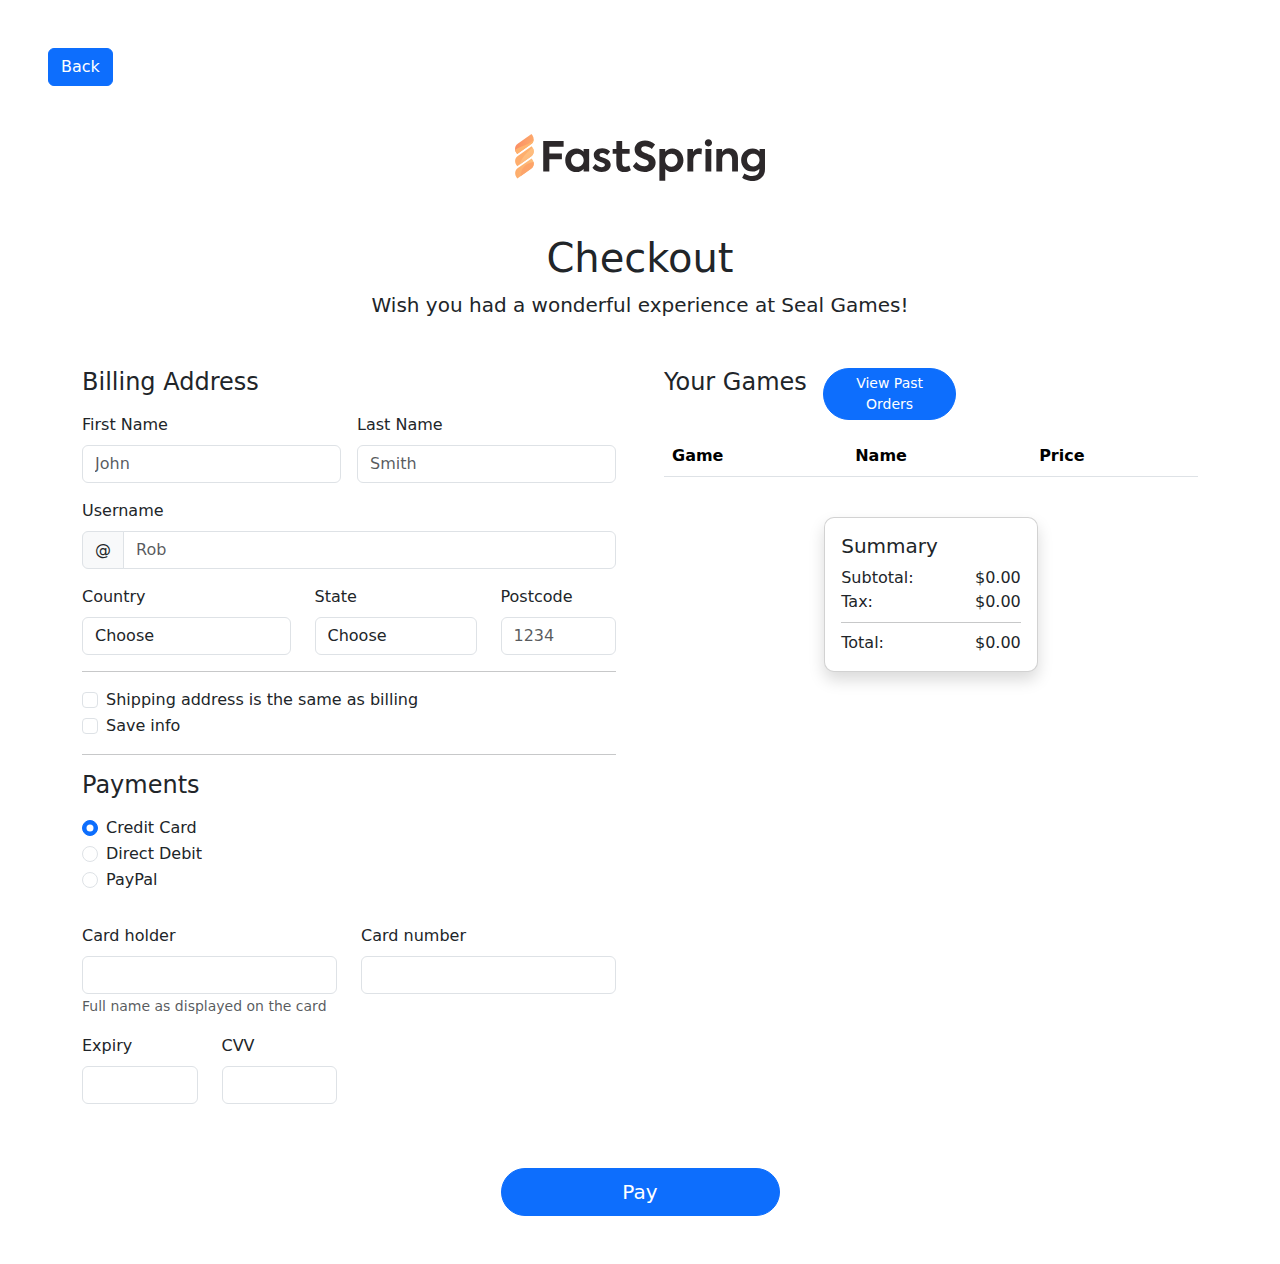
<file: Checkout_page/index.html>
<!DOCTYPE html>
<html lang="en">
<head>
    <meta charset="UTF-8">
    <meta name="viewport" content="width=device-width, initial-scale=1">
    <link rel="stylesheet" href="https://cdn.jsdelivr.net/npm/bootstrap@5.0.0/dist/css/bootstrap.min.css">
    <title>Checkout</title>

    <style>
         a, a:hover, a:focus, a:active {
            text-decoration: none;
            color: inherit;
        }
    </style>
</head>
<body>
<div class="m-5">
    <a href="../Cart_page/cart.html">
        <button class="btn btn-primary btn-block">
            Back
        </button>
    </a>
    </div>

<div class="container">
    <div class="text-center">
        <div class="mx-auto" style="height: 100px; width: 250px;">
            <svg version="1.1" id="Layer_1" xmlns="http://www.w3.org/2000/svg" x="0" y="0" viewBox="0 0 2428.8 457.4" style="enable-background:new 0 0 2428.8 457.4" xml:space="preserve"><style>.st0{fill:#2c282a}</style><g id="Layer_2_00000001626860189520780590000017370657891535552682_"><g id="Layer_1-2"><path class="st0" d="M274.2 67.5h198.2v56.3H333.7v66.7h121.8v55.9H333.7v118.2h-59.5V67.5zM720.5 145.5v219.1h-53.9v-25.3c-16.1 17.3-39 30.5-70 30.5-63.5 0-108.5-50.7-108.5-115.8 0-65.9 46.2-114.2 108.5-114.2 31 0 53.5 13.7 70 31.8v-26.1h53.9zm-53.1 109.3c0-34.2-25.3-63.1-61.5-63.1-36.6 0-61.1 28.9-61.1 63.1 0 35 24.9 63.5 61.1 63.5s61.5-28.9 61.5-63.5zM752 328l30.2-35.8c15.7 18.9 38.6 30.5 60.7 30.5 17.3 0 30.2-8.8 30.2-21.3 0-8-5.2-14.1-15.7-18.9-12.1-5.6-41-14.9-54.3-21.7-24.9-12.1-37.8-31.4-37.8-56.7 0-38.2 32.2-65.9 82-65.9 28.1 0 55.5 9.2 76.8 31.4L896 206.2c-16.5-15.7-35.4-21.7-50.2-21.7-15.7 0-24.9 8.4-24.9 18.5 0 7.6 4.8 15.3 19.3 20.1 13.7 5.2 35.4 12.5 52.7 21.3 24.5 12.9 37 29.7 37 55.5 0 39.8-33.8 70.4-87.2 70.4-35.2-.1-68.6-14.2-90.7-42.3zM1125.7 351.7c-17.3 11.6-42.2 18.1-64.7 18.1-50.2 0-76.4-29.8-76.4-86.4v-90.5h-35.8v-47.4H985V67.9h56.3v77.6h72.4v47.4h-72.4v86.8c0 25.3 9.7 38.6 31 38.6 14.1 0 25.7-5.2 36.6-11.2l16.8 44.6zM1144.6 313.9l34.2-41.4c19.7 26.9 48.6 41.4 78.8 41.4 24.9 0 42.6-13.3 42.6-31.8 0-14.9-11.7-23.7-26.9-30.9-18.9-8.9-43.4-16.1-64.3-27.7-26.1-14.9-47-37-47-74 0-49 41-86.8 101.3-86.8 34.6 0 69.9 12.1 97.7 40.2l-31.8 43.4c-17.7-18.5-44.6-27.7-65.1-27.7-23.7 0-38.2 11.7-38.2 28.5 0 14.9 12.1 23.3 24.1 29.4 15.7 7.2 45.4 18.5 65.5 28.5 28.9 14.1 50.7 36.2 50.7 74 0 52.7-43.8 90.4-108.9 90.4-45.6 0-87.4-18.9-112.7-55.5zM1636.6 254.8c0 63.5-45 115-108.1 115-30.6 0-52.7-13.3-68.7-30.5v115.3H1403V145.5h56.3v26.9c16.1-18.5 38.6-32.6 69.5-32.6 62.8 0 107.8 51.5 107.8 115zm-57.1.4c0-34.6-24.1-62.7-60.7-62.7-36.2 0-60.3 28.1-60.3 62.7s24.1 62.7 60.3 62.7c36.6 0 60.7-28.1 60.7-62.7zM1675.3 145.5h54.3v29.3c13.7-24.1 34.6-35.4 60.3-35.4 9.1.1 18 1.7 26.5 4.8l-4.8 54.3c-8.4-2.8-17.2-4.3-26.1-4.4-29.8 0-53.5 18.5-53.5 66.3v104.1h-56.7v-219zM1844.2 86c0-19.7 15.3-34.6 35-34.6s35 14.9 35 34.6c0 20.1-15.3 35-35 35s-35-14.9-35-35zm6.4 278.6V145.5h56.7v219.1h-56.7zM1956.4 145.5h55.5V176c11.2-20.5 36.2-36.6 68.7-36.6 44.2 0 85.6 29.4 85.6 91.3v133.9h-56.7V246c0-35.4-18.9-54.3-46.2-54.3-29.8 0-50.2 22.5-50.2 55.5v117.3h-56.7v-219zM2428.8 145.5v197.4c0 71.1-51.1 114.6-121.4 114.6-38.6 0-74.8-13.3-100.5-31.8L2229 383c19.7 13.3 47.4 25.7 76.8 25.7 44.6 0 68.3-26.5 68.3-60.7v-11.2c-15.3 16.9-37 28.1-67.5 28.1-64.7 0-109.4-47.8-109.4-112.1 0-66.3 49.4-113 111.8-113 29.8 0 51.9 12.5 67.5 29.8v-24.1h52.3zm-53.1 107.7c0-35.4-25.7-61.5-60.7-61.5s-60.7 26.1-60.7 61.5c0 35.8 25.7 62.3 60.7 62.3s60.7-26.9 60.7-62.3z"/><linearGradient id="SVGID_1_" gradientUnits="userSpaceOnUse" x1="-.003" y1="362.798" x2="181.536" y2="362.798" gradientTransform="matrix(1 0 0 -1 .006 460.002)"><stop offset="0" style="stop-color:#fb8d63"/><stop offset="1" style="stop-color:#fda96c"/></linearGradient><path d="M26.4 93.8 160.2 0l10.1 14.4c19.6 28 12.8 66.5-15.1 86.1L21.3 194.4 11.2 180c-19.6-28-12.8-66.5 15.2-86.2z" style="fill:url(#SVGID_1_)"/><linearGradient id="SVGID_00000176011520467016574360000004457828348418377643_" gradientUnits="userSpaceOnUse" x1=".737" y1="243.988" x2="182.268" y2="243.988" gradientTransform="matrix(1 0 0 -1 0 460.008)"><stop offset="0" style="stop-color:#fead6d"/><stop offset=".37" style="stop-color:#fead6d"/><stop offset="1" style="stop-color:#feb26d"/></linearGradient><path style="fill:url(#SVGID_00000176011520467016574360000004457828348418377643_)" d="M27.1 212.7 161 118.8l10.1 14.4c19.6 28 12.8 66.5-15.1 86.1L22 313.2l-10.1-14.4c-19.6-28-12.8-66.5 15.2-86.1z"/><linearGradient id="SVGID_00000151536299825687102340000018281564203430283170_" gradientUnits="userSpaceOnUse" x1="1.469" y1="125.178" x2="183.008" y2="125.178" gradientTransform="matrix(1 0 0 -1 .004 460.004)"><stop offset=".04" style="stop-color:#fdac6b"/><stop offset=".95" style="stop-color:#fdbd7c"/></linearGradient><path style="fill:url(#SVGID_00000151536299825687102340000018281564203430283170_)" d="m27.8 331.5 133.9-93.8 10.1 14.4c19.6 28 12.8 66.5-15.1 86.1L22.8 432l-10.1-14.4c-19.6-27.9-12.9-66.5 15.1-86.1z"/><linearGradient id="SVGID_00000105408555919609947320000013564706844981616314_" gradientUnits="userSpaceOnUse" x1="127.108" y1="210.072" x2="86.314" y2="280.74" gradientTransform="matrix(1 0 0 -1 0 460)"><stop offset=".15" style="stop-color:#feba7d"/><stop offset=".76" style="stop-color:#febe7f"/></linearGradient><path style="fill:url(#SVGID_00000105408555919609947320000013564706844981616314_)" d="M92.8 210c-20.7 26.8-37.3 56.6-49.4 88.2l112.5-78.9c28-19.6 34.8-58.2 15.1-86.2l-1.4-2.1c-27.5 24.8-54.3 50-76.8 79z"/><linearGradient id="SVGID_00000004534206286991547390000000015960781073832069_" gradientUnits="userSpaceOnUse" x1="40.109" y1="306.302" x2="161.669" y2="387.882" gradientTransform="matrix(1 0 0 -1 0 460)"><stop offset="0" style="stop-color:#feb16e"/><stop offset="1" style="stop-color:#ffb76e"/></linearGradient><path style="fill:url(#SVGID_00000004534206286991547390000000015960781073832069_)" d="M152 83c-37.8 26.2-84.3 35.7-125.9 55.3-8.8 4.2-17.4 8.8-25.6 13.9 1.2 10 4.9 19.6 10.7 27.8l10.1 14.4 133.9-93.8c15.4-10.8 25.1-28 26.2-46.8-8 11.4-18 21.3-29.4 29.2z"/><linearGradient id="SVGID_00000090274541484029448500000015301538914514857661_" gradientUnits="userSpaceOnUse" x1="46.301" y1="56.419" x2="179.656" y2="189.774" gradientTransform="matrix(1 0 0 -1 0 460)"><stop offset=".04" style="stop-color:#fca56c"/><stop offset=".95" style="stop-color:#fea368"/></linearGradient><path style="fill:url(#SVGID_00000090274541484029448500000015301538914514857661_)" d="M180.9 271.5c-30.9 5.3-61.5 15.4-84.6 36.1-28.7 25.7-41.8 64.6-43 103.1l103.3-72.4c21.4-15.1 31-41.7 24.3-66.8z"/></g></g></svg>
        </div>
        <h1>Checkout</h1>
        <p class="lead">Wish you had a wonderful experience at Seal Games!</p>
    </div>
</div>

<div class="container my-5">
    <form novalidate>
        <div class="row g-5">
            <div class="col-md-6">
                <h4 class="mb-3">Billing Address</h4>
                <div class="row g-3">
                    <div class="col-sm-6">
                        <label for="firstname" class="form-label">First Name</label>
                        <input required id="firstname" type="text" class="form-control" placeholder="John">
                        <div class="invalid-feedback">Valid first name is required</div>
                    </div>
                    <div class="col-sm-6">
                        <label for="lastname" class="form-label">Last Name</label>
                        <input required id="lastname" type="text" class="form-control" placeholder="Smith">
                        <div class="invalid-feedback">Valid last name is required</div>
                    </div>
                </div>
                <!-- More form fields... -->
                <div class="col-12 my-3">
                    <label for="username" class="form-label">Username</label>
                    <div class="input-group">
                        <span class="input-group-text">@</span>
                        <input required id="username" type="text" class="form-control" placeholder="Rob">
                    </div>
                    <div class="invalid-feedback">
                        Valid username is required
                    </div>
                </div>
                <div class="row">
                    <div class="col-md-5">
                        <label for="country" class="form-label">Country</label>
                        <select id="country" class="form-control">
                            <option value="Choose">Choose</option>
                            <option value="Austrialia">Austrialia</option>
                            <option value="China">China</option>
                        </select>
                        <div class="invalid-feedback">
                            Valid country is required
                        </div>
                    </div>
                    <div class="col-md-4">
                        <label for="state" class="form-label">State</label>
                        <select id="state" class="form-control">
                            <option value="Choose">Choose</option>
                            <option value="Austrialia">Wisconsin</option>
                            <option value="China">California</option>
                        </select>
                        <div class="invalid-feedback">
                            Valid state is required
                        </div>
                    </div>
                    <div class="col-md-3">
                        <label for="postcode" class="form-label">Postcode</label>
                        <input required id="postcode" type="number" class="form-control" placeholder="1234">
                        <div class="invalid-feedback">
                            Valid postcode is required
                        </div>
                    </div>
                </div>
                <hr className="my-4" />
                <div class="col-12">
                    <div class="form-check">
                        <input id="same-address" class="form-check-input" type="checkbox">
                        <label class="form-check-label" for="same-address">Shipping address is the same as billing</label>
                    </div>
                    <div class="form-check">
                        <input id="save-info" class="form-check-input" type="checkbox">
                        <label class="form-check-label" for="save-info">Save info</label>
                    </div>
                </div>
                <hr className="my-4" />
                <h4 class="mb-3">Payments</h4>
                <div class="form-check">
                    <input required checked name="payment-method" id="credit-card" type="radio" class="form-check-input">
                    <label class="form-check-label" for="credit-card">Credit Card</label>
                </div>
                <div class="form-check">
                    <input required name="payment-method" id="direct-debit" type="radio" class="form-check-input">
                    <label class="form-check-label" for="direct-debit">Direct Debit</label>
                </div>
                <div class="form-check">
                    <input required name="payment-method" id="paypal" type="radio" class="form-check-input">
                    <label class="form-check-label" for="paypal">PayPal</label>
                </div>
                <div class="row my-3 gy-3">
                    <div class="col-md-6">
                        <label class="form-label" for="fullname">Card holder</label>
                        <input required id="fullname" type="text" class="form-control">
                        <small class="text-muted">Full name as displayed on the card</small>
                        <div class="invalid-feedback">
                            Card holder is required
                        </div>
                    </div>
                    <div class="col-md-6">
                        <label class="form-label" for="credit-card-number">Card number</label>
                        <input required id="credit-card-number" type="text" class="form-control">
                        <div class="invalid-feedback">
                            Card number is required
                        </div>
                    </div>
                    <div class="col-md-3">
                        <label class="form-label" for="credit-card-expiry">Expiry</label>
                        <input required id="credit-card-expiry" type="text" class="form-control">
                        <div class="invalid-feedback">
                            Expiry is required
                        </div>
                    </div>
                    <div class="col-md-3">
                        <label class="form-label" for="cvv">CVV</label>
                        <input required id="cvv" type="text" class="form-control">
                        <div class="invalid-feedback">
                            CVV is required
                        </div>
                    </div>
                </div>                
            </div>
            <div class="col-md-6">
                <div class="d-flex justify-content-start">
                    <h4 class="mb-3">Your Games</h4>
                    <button class="btn btn-primary btn-sm w-25 mb-3 mx-3" style="border-radius: 50px;">
                        <a href="../Orders_page/index.html">
                            View Past Orders
                        </a>
                    </button>
                </div>
                <div class="d-flex justify-content-center align-items-center flex-column">
                    <table class="table table-striped">
                        <thead>
                            <tr>
                                <th scope="col">Game</th>
                                <th scope="col">Name</th>
                                <th scope="col">Price</th>
                            </tr>
                        </thead>
                        <tbody id="games-table-body">

                        </tbody>
                    </table>
                    <div class="card mt-4 shadow p-3" style="border-radius: 10px; width: 40%;">
                        <h5 class="card-title">Summary</h5>
                        <div class="d-flex justify-content-between">
                            <span>Subtotal:</span>
                            <span id="subtotal-value">$0.00</span>
                        </div>
                        <div class="d-flex justify-content-between">
                            <span>Tax:</span>
                            <span id="tax-value">$0.00</span>
                        </div>
                        <hr class="my-2">
                        <div class="d-flex justify-content-between">
                            <span>Total:</span>
                            <span id="total-value">$0.00</span>
                        </div>
                    </div>                    
                </div>
            </div>
            <div class="d-flex">
                <button class="btn btn-primary btn-lg btn-block w-25 mx-auto" style="border-radius: 50px;">Pay</button>
            </div>
        </div>
    </form>
</div>

<script src="../Context/cart.js"></script>
<script src="./app.js"></script>
<script src="https://cdn.jsdelivr.net/npm/bootstrap@5.0.0/dist/js/bootstrap.bundle.min.js"></script>
</body>
</html>
</file>
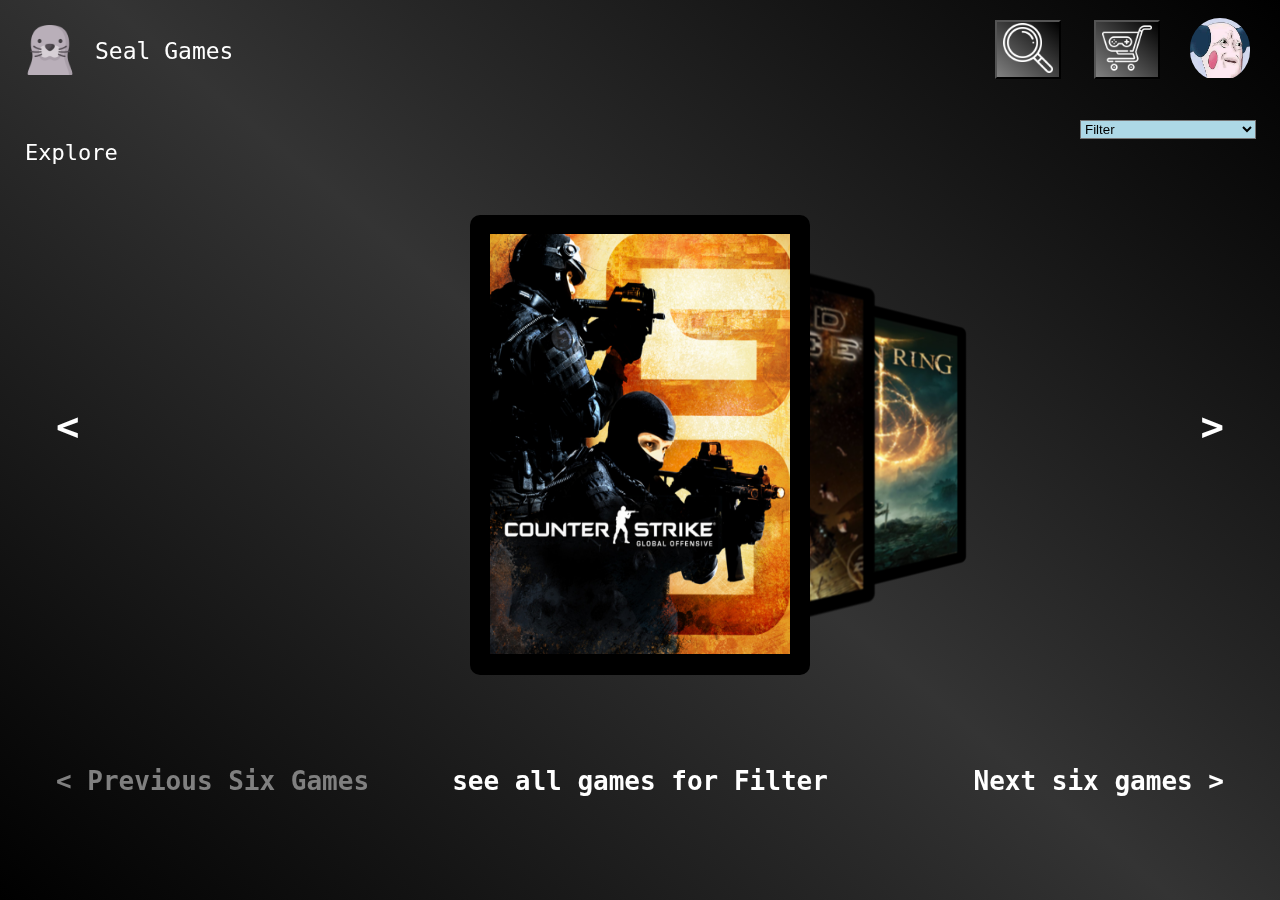
<file: Main_page/index.html>
<!DOCTYPE html>
<html lang="en">
<head>
    <meta charset="UTF-8">
    <meta name="viewport" content="width=device-width, initial-scale=1.0">
    <link rel="icon" type="image/jpg" href="Images/seal.png">
    <link rel="stylesheet" href="style.css">
    <title>Seal Games</title>
</head>
<body>
    <div class="header">
        <div class="Logo">
            <img src="Images/seal.png" height="50" width="50" >
        </div>
        <div class="logoname">
            <p>Seal Games</p>
        </div>
        <div class="profile">
            <img src="Images/Mr.Mime.jpg" height="60" width="60" >
        </div>

    </div>

    <div class="breadcrumbs">
        <p class="breadcrumbs__item">
            <a href="../Main_page/index.html" class="breadcrumbs__link"> Explore</a>
        </p>

    </div>

    

    <div class = "user">
        <input type = "text" id = "input-box" placeholder="Enter the game title." spellcheck = "false">
        <button id="searchbutton"><img class = "white searchIcon" src = "Images/magnifier.png" height="50" width="50"></button>
        
        
        <button id="cartbutton"><img class = "white cartInfo" src = "Images/shopping-cart.png" height="50"width = "50"></button>

        <div class = "cartContent">
            <!-- use showCart script-->
        </div>

        <div class="result-box">
            <!-- use searchBox script-->
        </div>
    </div>
    
    <div class="slider">
        <div id="items"></div>

        

        <button id="next">></button>
        <button id = "prev"><</button>
    </div>

    <button id="next6" onclick="doSomethingNext6()">Next six games ></button>
    <button id="previous6" onclick="doSomethingPrev6()">< Previous Six Games</button>
    <button id="allgames">see all games for Filter</button>

    <div class="multiselect">
        <div class="selectBox" onclick="showCheckBoxes()">
        <select>
            <option id="optionList">Filter</option>
        </select>
        <div class="overSelect"></div>
        </div>
        <div id="checkboxes">
            <label for="one"><input type="checkbox" id="one">On sale</label>
            
            <label for="three"><input type="checkbox" id="three">Bestseller</label>
            <hr>
            <label for="four"><input type="checkbox" id="four">Action</label>
            <label for="Five"><input type="checkbox" id="five">RPG</label>
            <label for="six"><input type="checkbox" id="six">Racing</label>
            <button onclick="doSomethingSearch()">Search</button>
            <button onclick="doSomethingReset()">Reset</button>
        </div>
    </div>

    <div class = "cartContent">
        <!-- use showCart script-->
    </div>
    
    <script src = "../Context/cart.js"></script>
    <script src="app.js"></script>
    <script src="searchBox.js"></script>
</body>
</html>

<!--display:flex;
    align-items:center;
    justify-content: center;
    flex-direction: column;

<label for="two"><input type="checkbox" id="two">clearance</label>

 margin:0;
    padding:0;
    box-sizing:border-box;
    font-family:sans-serif;
    font-size: 18px;

position: absolute;
    width: 300px;
    height: 420px;
    background-color: black;
    border-radius: 10px;
    padding:20px;
    transition: 0.5s;
    left: calc(50% - 170px);
    top:0;

    display:flex;
    justify-content: center;
    align-items: center;
    transition:0.5s;-->
</file>
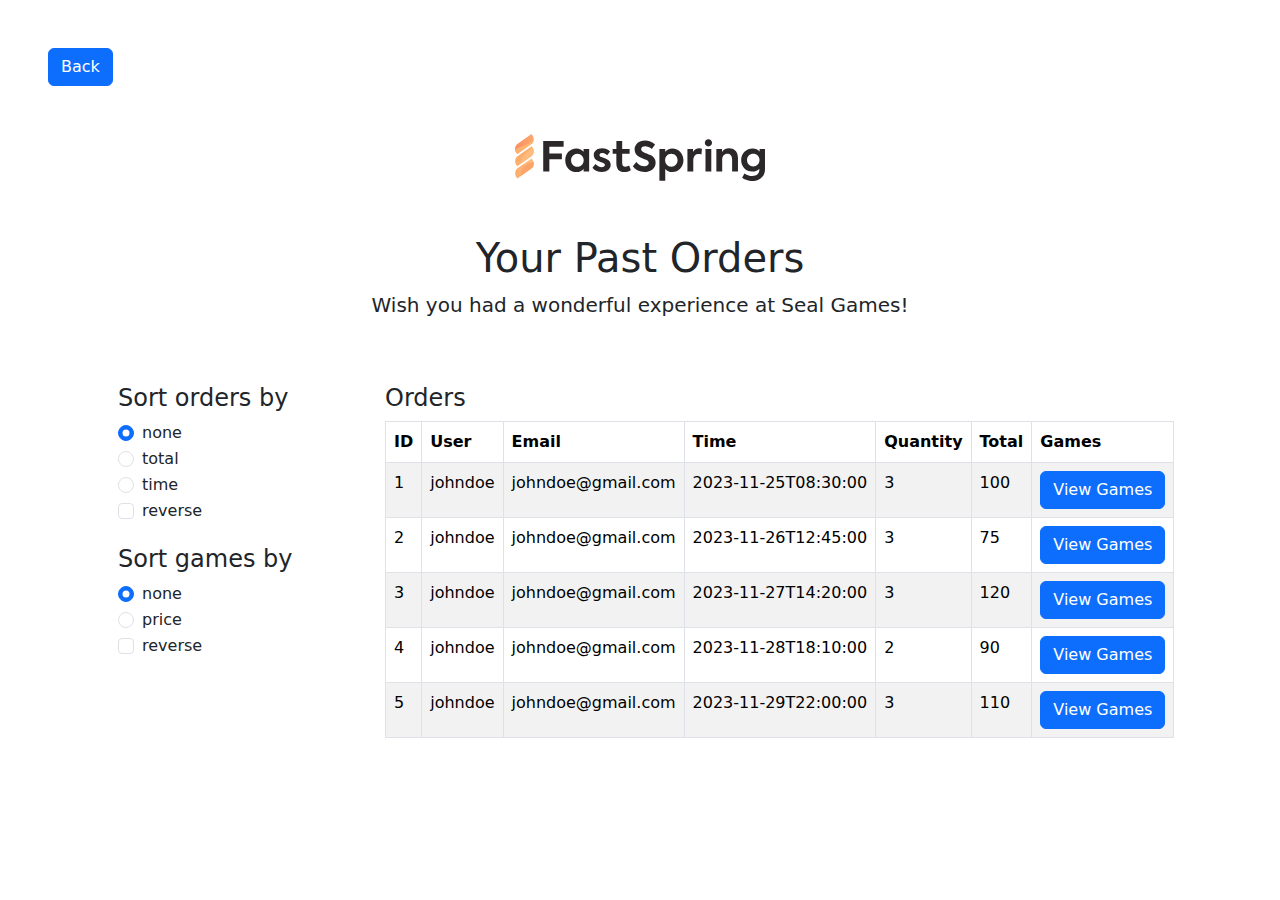
<file: Orders_page/index.html>
<!DOCTYPE html>
<html lang="en">
<head>
  <meta charset="UTF-8">
  <meta name="viewport" content="width=device-width, initial-scale=1.0">
  <link rel="stylesheet" href="https://cdn.jsdelivr.net/npm/bootstrap@5.0.0/dist/css/bootstrap.min.css">
  <title>Orders</title>
</head>
<body>
  <div class="m-5">
    <a href="../Checkout_page/index.html">
      <button class="btn btn-primary btn-block">
        Back
      </button>
    </a>
  </div>
<div class="container">
  <div class="text-center">
      <div class="mx-auto" style="height: 100px; width: 250px;">
        <svg version="1.1" id="Layer_1" xmlns="http://www.w3.org/2000/svg" x="0" y="0" viewBox="0 0 2428.8 457.4" style="enable-background:new 0 0 2428.8 457.4" xml:space="preserve"><style>.st0{fill:#2c282a}</style><g id="Layer_2_00000001626860189520780590000017370657891535552682_"><g id="Layer_1-2"><path class="st0" d="M274.2 67.5h198.2v56.3H333.7v66.7h121.8v55.9H333.7v118.2h-59.5V67.5zM720.5 145.5v219.1h-53.9v-25.3c-16.1 17.3-39 30.5-70 30.5-63.5 0-108.5-50.7-108.5-115.8 0-65.9 46.2-114.2 108.5-114.2 31 0 53.5 13.7 70 31.8v-26.1h53.9zm-53.1 109.3c0-34.2-25.3-63.1-61.5-63.1-36.6 0-61.1 28.9-61.1 63.1 0 35 24.9 63.5 61.1 63.5s61.5-28.9 61.5-63.5zM752 328l30.2-35.8c15.7 18.9 38.6 30.5 60.7 30.5 17.3 0 30.2-8.8 30.2-21.3 0-8-5.2-14.1-15.7-18.9-12.1-5.6-41-14.9-54.3-21.7-24.9-12.1-37.8-31.4-37.8-56.7 0-38.2 32.2-65.9 82-65.9 28.1 0 55.5 9.2 76.8 31.4L896 206.2c-16.5-15.7-35.4-21.7-50.2-21.7-15.7 0-24.9 8.4-24.9 18.5 0 7.6 4.8 15.3 19.3 20.1 13.7 5.2 35.4 12.5 52.7 21.3 24.5 12.9 37 29.7 37 55.5 0 39.8-33.8 70.4-87.2 70.4-35.2-.1-68.6-14.2-90.7-42.3zM1125.7 351.7c-17.3 11.6-42.2 18.1-64.7 18.1-50.2 0-76.4-29.8-76.4-86.4v-90.5h-35.8v-47.4H985V67.9h56.3v77.6h72.4v47.4h-72.4v86.8c0 25.3 9.7 38.6 31 38.6 14.1 0 25.7-5.2 36.6-11.2l16.8 44.6zM1144.6 313.9l34.2-41.4c19.7 26.9 48.6 41.4 78.8 41.4 24.9 0 42.6-13.3 42.6-31.8 0-14.9-11.7-23.7-26.9-30.9-18.9-8.9-43.4-16.1-64.3-27.7-26.1-14.9-47-37-47-74 0-49 41-86.8 101.3-86.8 34.6 0 69.9 12.1 97.7 40.2l-31.8 43.4c-17.7-18.5-44.6-27.7-65.1-27.7-23.7 0-38.2 11.7-38.2 28.5 0 14.9 12.1 23.3 24.1 29.4 15.7 7.2 45.4 18.5 65.5 28.5 28.9 14.1 50.7 36.2 50.7 74 0 52.7-43.8 90.4-108.9 90.4-45.6 0-87.4-18.9-112.7-55.5zM1636.6 254.8c0 63.5-45 115-108.1 115-30.6 0-52.7-13.3-68.7-30.5v115.3H1403V145.5h56.3v26.9c16.1-18.5 38.6-32.6 69.5-32.6 62.8 0 107.8 51.5 107.8 115zm-57.1.4c0-34.6-24.1-62.7-60.7-62.7-36.2 0-60.3 28.1-60.3 62.7s24.1 62.7 60.3 62.7c36.6 0 60.7-28.1 60.7-62.7zM1675.3 145.5h54.3v29.3c13.7-24.1 34.6-35.4 60.3-35.4 9.1.1 18 1.7 26.5 4.8l-4.8 54.3c-8.4-2.8-17.2-4.3-26.1-4.4-29.8 0-53.5 18.5-53.5 66.3v104.1h-56.7v-219zM1844.2 86c0-19.7 15.3-34.6 35-34.6s35 14.9 35 34.6c0 20.1-15.3 35-35 35s-35-14.9-35-35zm6.4 278.6V145.5h56.7v219.1h-56.7zM1956.4 145.5h55.5V176c11.2-20.5 36.2-36.6 68.7-36.6 44.2 0 85.6 29.4 85.6 91.3v133.9h-56.7V246c0-35.4-18.9-54.3-46.2-54.3-29.8 0-50.2 22.5-50.2 55.5v117.3h-56.7v-219zM2428.8 145.5v197.4c0 71.1-51.1 114.6-121.4 114.6-38.6 0-74.8-13.3-100.5-31.8L2229 383c19.7 13.3 47.4 25.7 76.8 25.7 44.6 0 68.3-26.5 68.3-60.7v-11.2c-15.3 16.9-37 28.1-67.5 28.1-64.7 0-109.4-47.8-109.4-112.1 0-66.3 49.4-113 111.8-113 29.8 0 51.9 12.5 67.5 29.8v-24.1h52.3zm-53.1 107.7c0-35.4-25.7-61.5-60.7-61.5s-60.7 26.1-60.7 61.5c0 35.8 25.7 62.3 60.7 62.3s60.7-26.9 60.7-62.3z"/><linearGradient id="SVGID_1_" gradientUnits="userSpaceOnUse" x1="-.003" y1="362.798" x2="181.536" y2="362.798" gradientTransform="matrix(1 0 0 -1 .006 460.002)"><stop offset="0" style="stop-color:#fb8d63"/><stop offset="1" style="stop-color:#fda96c"/></linearGradient><path d="M26.4 93.8 160.2 0l10.1 14.4c19.6 28 12.8 66.5-15.1 86.1L21.3 194.4 11.2 180c-19.6-28-12.8-66.5 15.2-86.2z" style="fill:url(#SVGID_1_)"/><linearGradient id="SVGID_00000176011520467016574360000004457828348418377643_" gradientUnits="userSpaceOnUse" x1=".737" y1="243.988" x2="182.268" y2="243.988" gradientTransform="matrix(1 0 0 -1 0 460.008)"><stop offset="0" style="stop-color:#fead6d"/><stop offset=".37" style="stop-color:#fead6d"/><stop offset="1" style="stop-color:#feb26d"/></linearGradient><path style="fill:url(#SVGID_00000176011520467016574360000004457828348418377643_)" d="M27.1 212.7 161 118.8l10.1 14.4c19.6 28 12.8 66.5-15.1 86.1L22 313.2l-10.1-14.4c-19.6-28-12.8-66.5 15.2-86.1z"/><linearGradient id="SVGID_00000151536299825687102340000018281564203430283170_" gradientUnits="userSpaceOnUse" x1="1.469" y1="125.178" x2="183.008" y2="125.178" gradientTransform="matrix(1 0 0 -1 .004 460.004)"><stop offset=".04" style="stop-color:#fdac6b"/><stop offset=".95" style="stop-color:#fdbd7c"/></linearGradient><path style="fill:url(#SVGID_00000151536299825687102340000018281564203430283170_)" d="m27.8 331.5 133.9-93.8 10.1 14.4c19.6 28 12.8 66.5-15.1 86.1L22.8 432l-10.1-14.4c-19.6-27.9-12.9-66.5 15.1-86.1z"/><linearGradient id="SVGID_00000105408555919609947320000013564706844981616314_" gradientUnits="userSpaceOnUse" x1="127.108" y1="210.072" x2="86.314" y2="280.74" gradientTransform="matrix(1 0 0 -1 0 460)"><stop offset=".15" style="stop-color:#feba7d"/><stop offset=".76" style="stop-color:#febe7f"/></linearGradient><path style="fill:url(#SVGID_00000105408555919609947320000013564706844981616314_)" d="M92.8 210c-20.7 26.8-37.3 56.6-49.4 88.2l112.5-78.9c28-19.6 34.8-58.2 15.1-86.2l-1.4-2.1c-27.5 24.8-54.3 50-76.8 79z"/><linearGradient id="SVGID_00000004534206286991547390000000015960781073832069_" gradientUnits="userSpaceOnUse" x1="40.109" y1="306.302" x2="161.669" y2="387.882" gradientTransform="matrix(1 0 0 -1 0 460)"><stop offset="0" style="stop-color:#feb16e"/><stop offset="1" style="stop-color:#ffb76e"/></linearGradient><path style="fill:url(#SVGID_00000004534206286991547390000000015960781073832069_)" d="M152 83c-37.8 26.2-84.3 35.7-125.9 55.3-8.8 4.2-17.4 8.8-25.6 13.9 1.2 10 4.9 19.6 10.7 27.8l10.1 14.4 133.9-93.8c15.4-10.8 25.1-28 26.2-46.8-8 11.4-18 21.3-29.4 29.2z"/><linearGradient id="SVGID_00000090274541484029448500000015301538914514857661_" gradientUnits="userSpaceOnUse" x1="46.301" y1="56.419" x2="179.656" y2="189.774" gradientTransform="matrix(1 0 0 -1 0 460)"><stop offset=".04" style="stop-color:#fca56c"/><stop offset=".95" style="stop-color:#fea368"/></linearGradient><path style="fill:url(#SVGID_00000090274541484029448500000015301538914514857661_)" d="M180.9 271.5c-30.9 5.3-61.5 15.4-84.6 36.1-28.7 25.7-41.8 64.6-43 103.1l103.3-72.4c21.4-15.1 31-41.7 24.3-66.8z"/></g></g></svg>
    </div>
      <h1>Your Past Orders</h1>
      <p class="lead">Wish you had a wonderful experience at Seal Games!</p>
  </div>
</div>

<div class="container p-5">
  <div class="row gx-4">
    <div class="col-xs-12 col-sm-12 col-md-3" style="display: flex; flex-direction: column; justify-content: start; gap: 20px;">
      <div class="row">
        <h4>Sort orders by</h4>
        <form>
          <div>
            <div class="form-check">
              <input class="form-check-input" type="radio" name="orders" id="none" value="none" checked onchange="setSortOrdersBy('')">
              <label class="form-check-label" for="none">none</label>
            </div>
            <div class="form-check">
              <input class="form-check-input" type="radio" name="orders" id="total" value="total" onchange="selectSortOrdersBy(event)">
              <label class="form-check-label" for="total">total</label>
            </div>
            <div class="form-check">
              <input class="form-check-input" type="radio" name="orders" id="time" value="time" onchange="selectSortOrdersBy(event)">
              <label class="form-check-label" for="time">time</label>
            </div>
            <div class="form-check">
              <input class="form-check-input" type="checkbox" id="orderReversed" value="ordersReversed" onchange="toggleOrdersReversed()">
              <label class="form-check-label" for="orderReversed">reverse</label>
            </div>
          </div>
        </form>
      </div>
      <div class="row">
        <h4>Sort games by</h4>
        <form>
          <div>
            <div class="form-check">
              <input class="form-check-input" type="radio" name="games" id="none" value="none" checked onchange="setSortGamesBy('')">
              <label class="form-check-label" for="none">none</label>
            </div>
            <div class="form-check">
              <input class="form-check-input" type="radio" name="games" id="price" value="price" onchange="selectSortGamesBy(event)">
              <label class="form-check-label" for="price">price</label>
            </div>
            <div class="form-check">
              <input class="form-check-input" type="checkbox" id="gameReversed" value="gamesReversed" onchange="toggleGamesReversed()">
              <label class="form-check-label" for="gameReversed">reverse</label>
            </div>
          </div>
        </form>
      </div>
    </div>
    <div class="col-xs-12 col-sm-12 col-md-9">
      <h4>Orders</h4>
      <table class="table table-striped table-bordered table-hover" style="white-space: nowrap;">
        <thead>
          <tr>
            <th>ID</th>
            <th>User</th>
            <th>Email</th>
            <th>Time</th>
            <th>Quantity</th>
            <th>Total</th>
            <th>Games</th>
          </tr>
        </thead>
        <tbody id="orders-table-body">
          
        </tbody>
      </table>
    </div>
  </div>
</div>

<script src="https://cdn.jsdelivr.net/npm/bootstrap@5.0.0/dist/js/bootstrap.bundle.min.js"></script>
<script src="app.js"></script>
</body>
</html>
</file>
<file: Main_page/style.css>
/*Jeevan's stuff*/
body{
   /* background-image:linear-gradient(
        to bottom, blue,darkblue,black
    );*/
    background: linear-gradient(400deg, black, #343434,black);
    min-height:100vh;
    margin:0;
    display:flex;
    justify-content:center;
    align-items: center;
    font-family: monospace;
}

.slider{
    position:relative;
    width:100%;
    height: 470px;
    overflow:hidden;
}


.item{
    position: absolute;
    width: 300px;
    height: 420px;
    background-color: black;
    border-radius: 10px;
    padding:20px;
    transition: 0.5s;
    left: calc(50% - 170px);
    top:0;

    display:flex;
    justify-content: center;
    align-items: center;
    transition:0.5s;
  
}

#next, #prev{
    position:absolute;
    top: 40%;
    color:white;
    background-color:transparent;
    border:none;
    font-size: xxx-large;
    font-family: monospace;
    font-weight: bold;
    left:50px ;
}


#next{
    left:unset;
    right:50px;

}

/*Kevin's stuff*/

/*CHANGE IMAGE TO WHITE*/
.white{
    filter: brightness(0) invert(1);   
}

.user{
    position: absolute;
    text-align: right;
    top:20px;
    right:120px;
}

.user button{
    margin-left: 25px;
    cursor: pointer;
    background: linear-gradient(400deg, grey,black);
}

.user button:hover {
    background: linear-gradient(100deg, black,grey);
}

.user input{
    width: 40%;
    font-size: 20px;
    background: linear-gradient(400deg, black, grey);   
    border-radius: 10px;
    margin-top: -35px;
    padding: 15px;
    vertical-align: middle;
    visibility: hidden;
}

#input-box, ::placeholder{
    color: white;
}

.result-box {
    margin-left: 50px;
    width: 230px;
    max-height: 200px;
    overflow-y: auto;
    background: linear-gradient(400deg, black, grey);
    text-align: left;
    line-height: 1.5;
    border-radius: 15px;
    display: none;
    color: white;
    font-size: 20px;
    cursor: pointer;
}

/*CART CONTENT*/
.cartContent{
    color: white;
    font-size: 20px;
    display: none;
    background: linear-gradient(300deg, grey,black);
    position: absolute;
    right: 85px;
    margin: 0;
    text-align: left;
    border: 2px solid;
    max-height: 150px;
    overflow-y: auto;
}

.itemPrice, .cartGames, .total{
    padding: 10px;
}

.total{
    text-align: center;
}

.underline{
    border-bottom: 2px solid;
}

.total button{
    color: white;
    font-size: 23px;
    margin: 10px;
    padding: 5px;
    cursor: pointer;
    font-weight: bold;
}

/*Jeevan's stuff*/
.item .textitem{
    opacity:0;
    text-decoration: none;
    transform:scale(0);
    transition: 0.8s;
    font-size: 20px;
    
}
.item:hover .textitem{
    box-shadow: 0 0 0 200px rgba(0,0,0,0.7) inset;
}
.item:hover .textitem{
    opacity:1;
    transform:scale(1);
}

.textitem{
    position: absolute;
    text-align: center;
    color:white;
    margin: 10%;
    width: 300px;
    height: 430px;
}

.textitem button{
    font-size: 20px;
}

.Logo,.logoname,.profile,.cart{
    position:absolute;
    top:10px;
    left:0px;
}
.Logo{
    top:25px;
    left:25px;
}
.profile{
    left:unset;
    border-radius: 80px;
    overflow: hidden;
    right:30px;
    top:18px;
}
.logoname{
    
    right:unset;
    color:white;
    top:15px;
    left:95px;
    font-family: monospace;
    font-size: 23px;
    
}



.itemPrice, .cartGames, .total{
    padding: 10px;
}

.total{
    text-align: center;
}

.underline{
    border-bottom: 2px solid;
}

.total button{
    color: white;
    font-size: 23px;
    margin: 10px;
    padding: 5px;
    cursor: pointer;
    font-weight: bold;
}

#next6,#previous6,#allgames{
    position:absolute;
    top: 85%;
    color:white;
    background-color:transparent;
    border:none;
    font-size: xx-large;
    font-family: monospace;
    font-weight: bold;
    left:50px ;
}

#next6{
    left:unset;
    right:50px;
}
#allgames{
    left:unset;
    right:39;
}



.multiselect{
    position: absolute;
    width:200px;
    top:10px;
    right:0px;
}
.selectBox{
    position:absolute;
    width:176px;
    left:unset;
    top:110px;
    
}
.selectBox select {
    position:absolute;
    width:100%;
    background-color: lightblue;
}
.overSelect{
    position:absolute;
    left:0;
    right:0;
    top:0;
    bottom:0;
}

#checkboxes{
    position:absolute;
    display:none;
    border:1px white solid;
    background-color:white;
    width:174px;
    top:130px;
}
#checkboxes label{  
    display:block;
    
}
#checkboxes label:hover{
    background-color:white;
}
#optionList{
    visibility:hidden;
    display:none;
}

.breadcrumbs{
    position:absolute;
    padding:10px;
    top:12%;
    left:15px;
    color: white;
    font-size: 22px;
}

.breadcrumbs__link{
    text-decoration: none;
    color:white;

}

.breadcrumbs__link:hover{
    text-decoration:underline;
}
</file>
